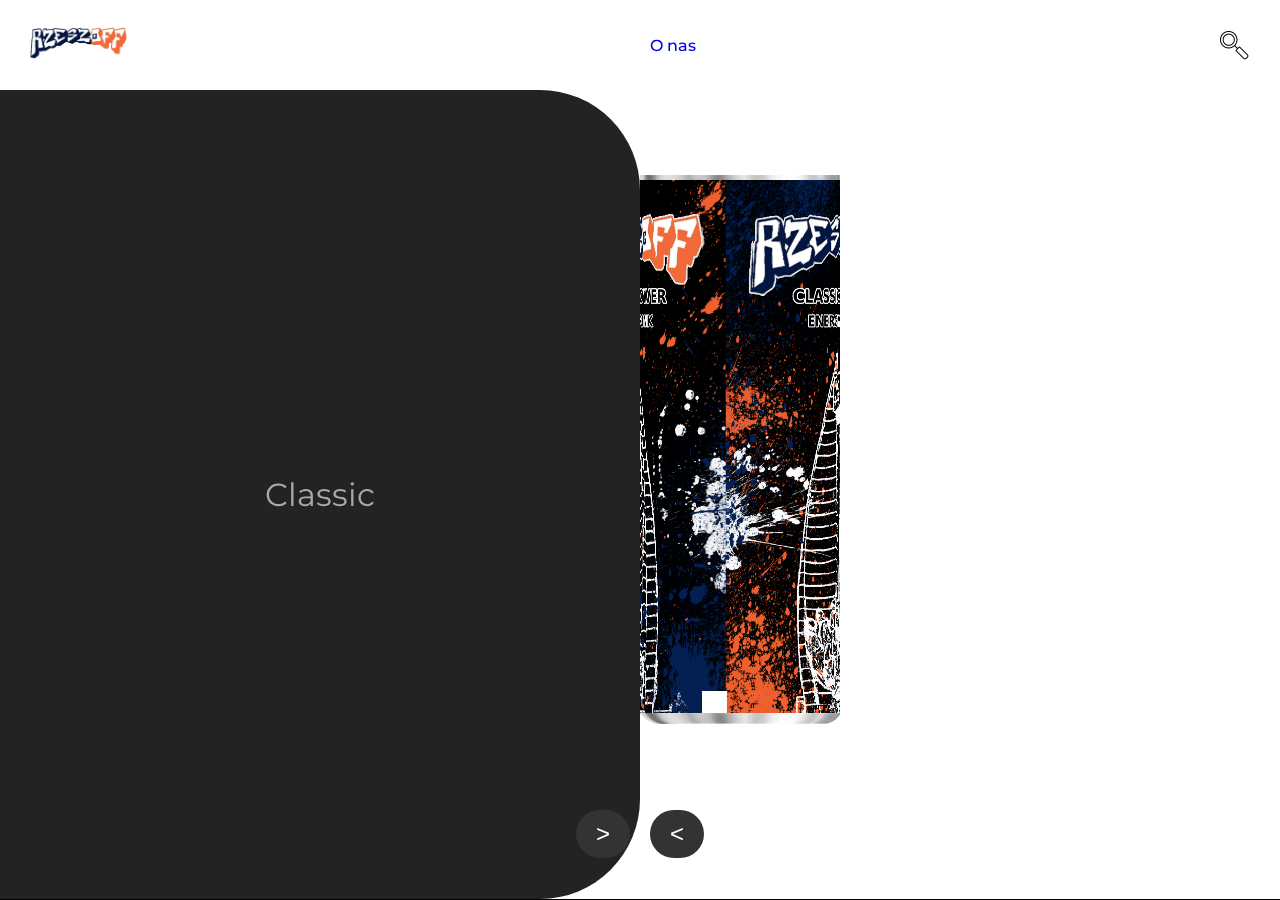
<file: index.html>
<!DOCTYPE html>
<html lang="en">
<head>
    <meta charset="UTF-8">
    <meta name="viewport" content="width=device-width, initial-scale=1.0">
    <link rel="stylesheet" type="text/css" href="style.css">
    <link rel="preconnect" href="https://fonts.googleapis.com">
    <link rel="preconnect" href="https://fonts.gstatic.com" crossorigin>
    <link href="https://fonts.googleapis.com/css2?family=Montserrat:ital,wght@0,100..900;1,100..900&display=swap" rel="stylesheet">
    <title>Rzeszoff</title>
</head>
<body onload="changeColor(0)">
    <header class="montserrat-main-text">
    <a href="rzeszoff/"><img src="imgs/logo.png" draggable="false"></a>
    <a href="rzeszoff/about_us.html" class="nav-flex-end">O nas</a>
    <img draggable="false" src="imgs/search.png">
    </header>
    <main>
        <div class="can-view">
            <div class="left montserrat-regular-text">
                <p>
                    
                </p>
            </div>
            <div class="right montserrat-regular-text">
                <p class="primary"></p>
            </div>
        </div>
        <div class="buttons">
            <button onclick="rightButton()" class="anim-btn-right">></button>
            <button onclick="leftButton()" class="anim-btn-left"><</button>
        </div>
        <div class="can-wrapper">
            <div class="top"></div>
                <div class="can">
                    <div class="side" style="--i:0"></div>
                    <div class="side" style="--i:1"></div>
                    <div class="side" style="--i:2"></div>
                    <div class="side" style="--i:3"></div>
                    <div class="side" style="--i:4"></div>
                    <div class="side" style="--i:5"></div>
                    <div class="side" style="--i:6"></div>
                    <div class="side" style="--i:7"></div>
                    <div class="side" style="--i:8"></div>
                    <div class="side" style="--i:9"></div>
                    <div class="side" style="--i:10"></div>
                    <div class="side" style="--i:11"></div>
                    <div class="side" style="--i:12"></div>
                    <div class="side" style="--i:13"></div>
                    <div class="side" style="--i:14"></div>
                    <div class="side" style="--i:15"></div>
                    <div class="side" style="--i:16"></div>
                    <div class="side" style="--i:17"></div>
                    <div class="side" style="--i:18"></div>
                    <div class="side" style="--i:19"></div>
                    <div class="side" style="--i:20"></div>
                    <div class="side" style="--i:21"></div>
                    <div class="side" style="--i:22"></div>
                    <div class="side" style="--i:23"></div>
                </div>
            <div class="bottom"></div>
        </div>
    </main>
    <footer>

    </footer>
    <script src="main.js"></script>
</body>
</html>
</file>
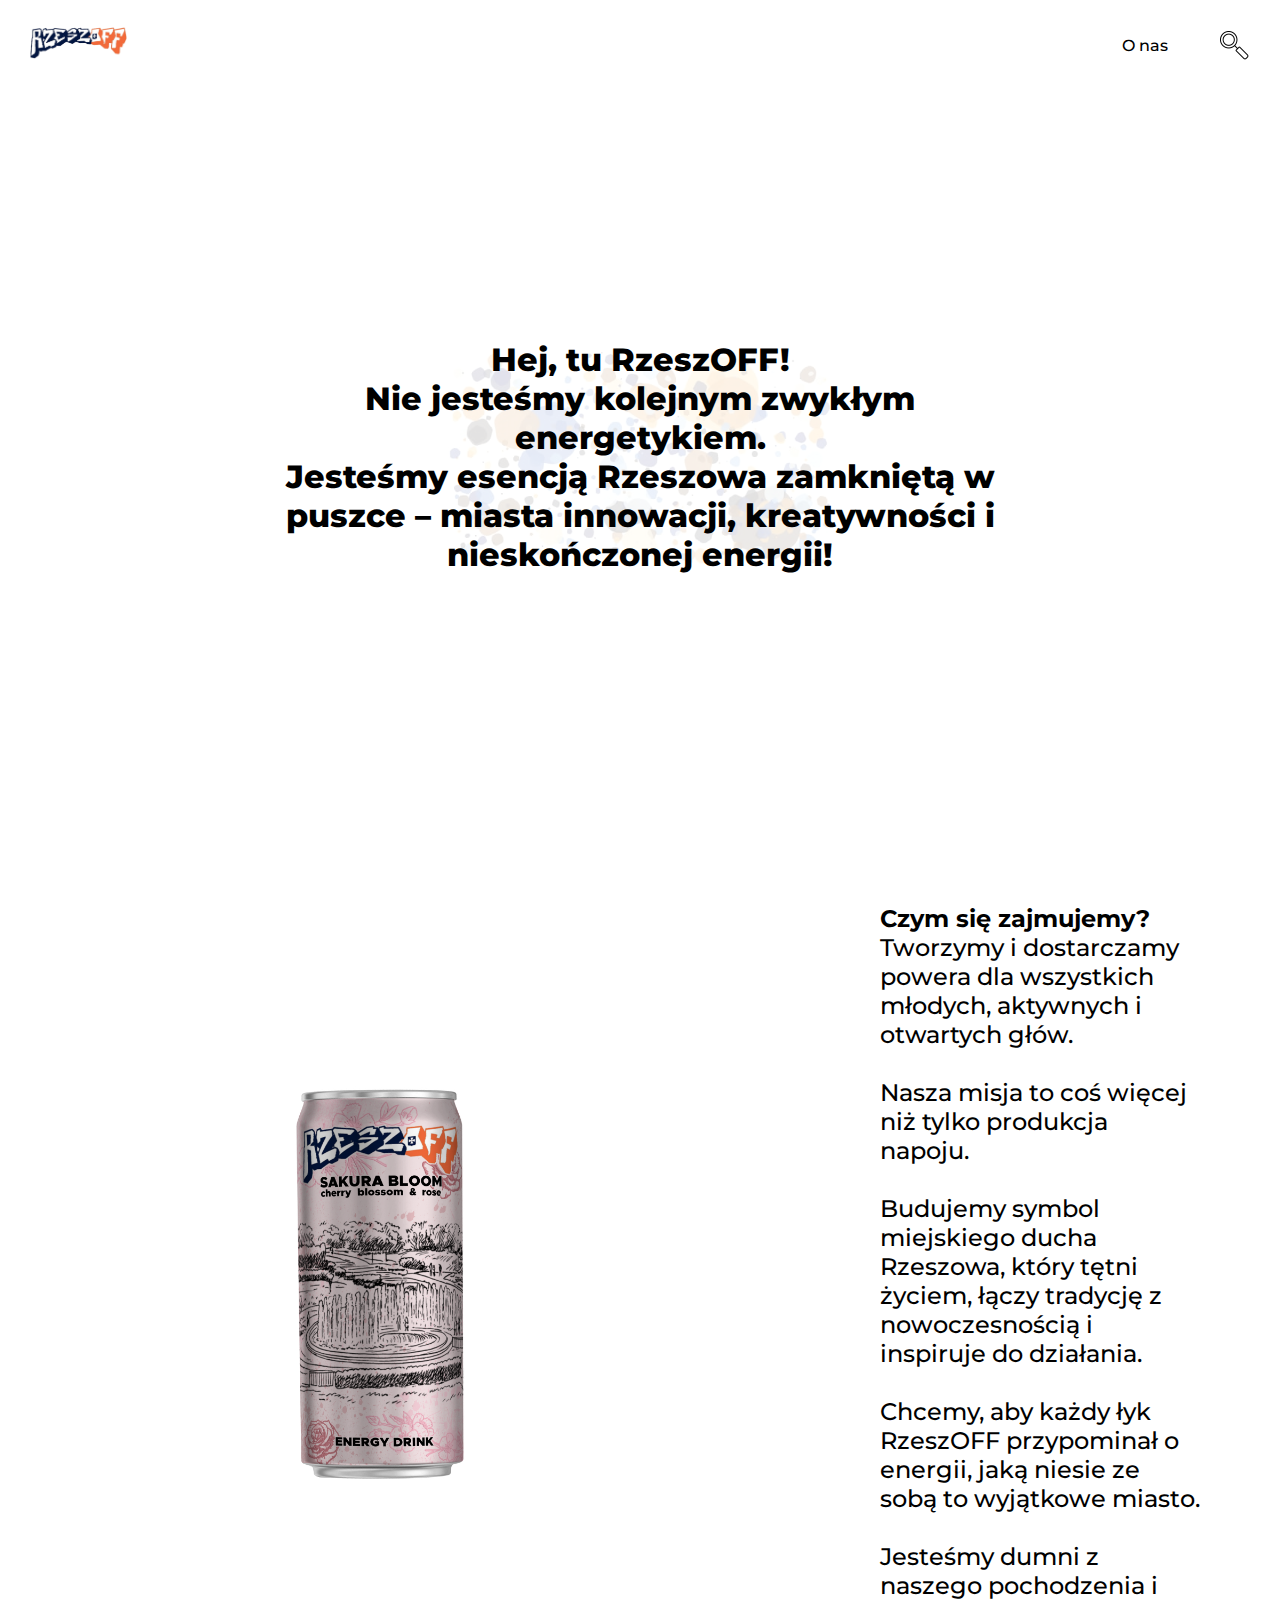
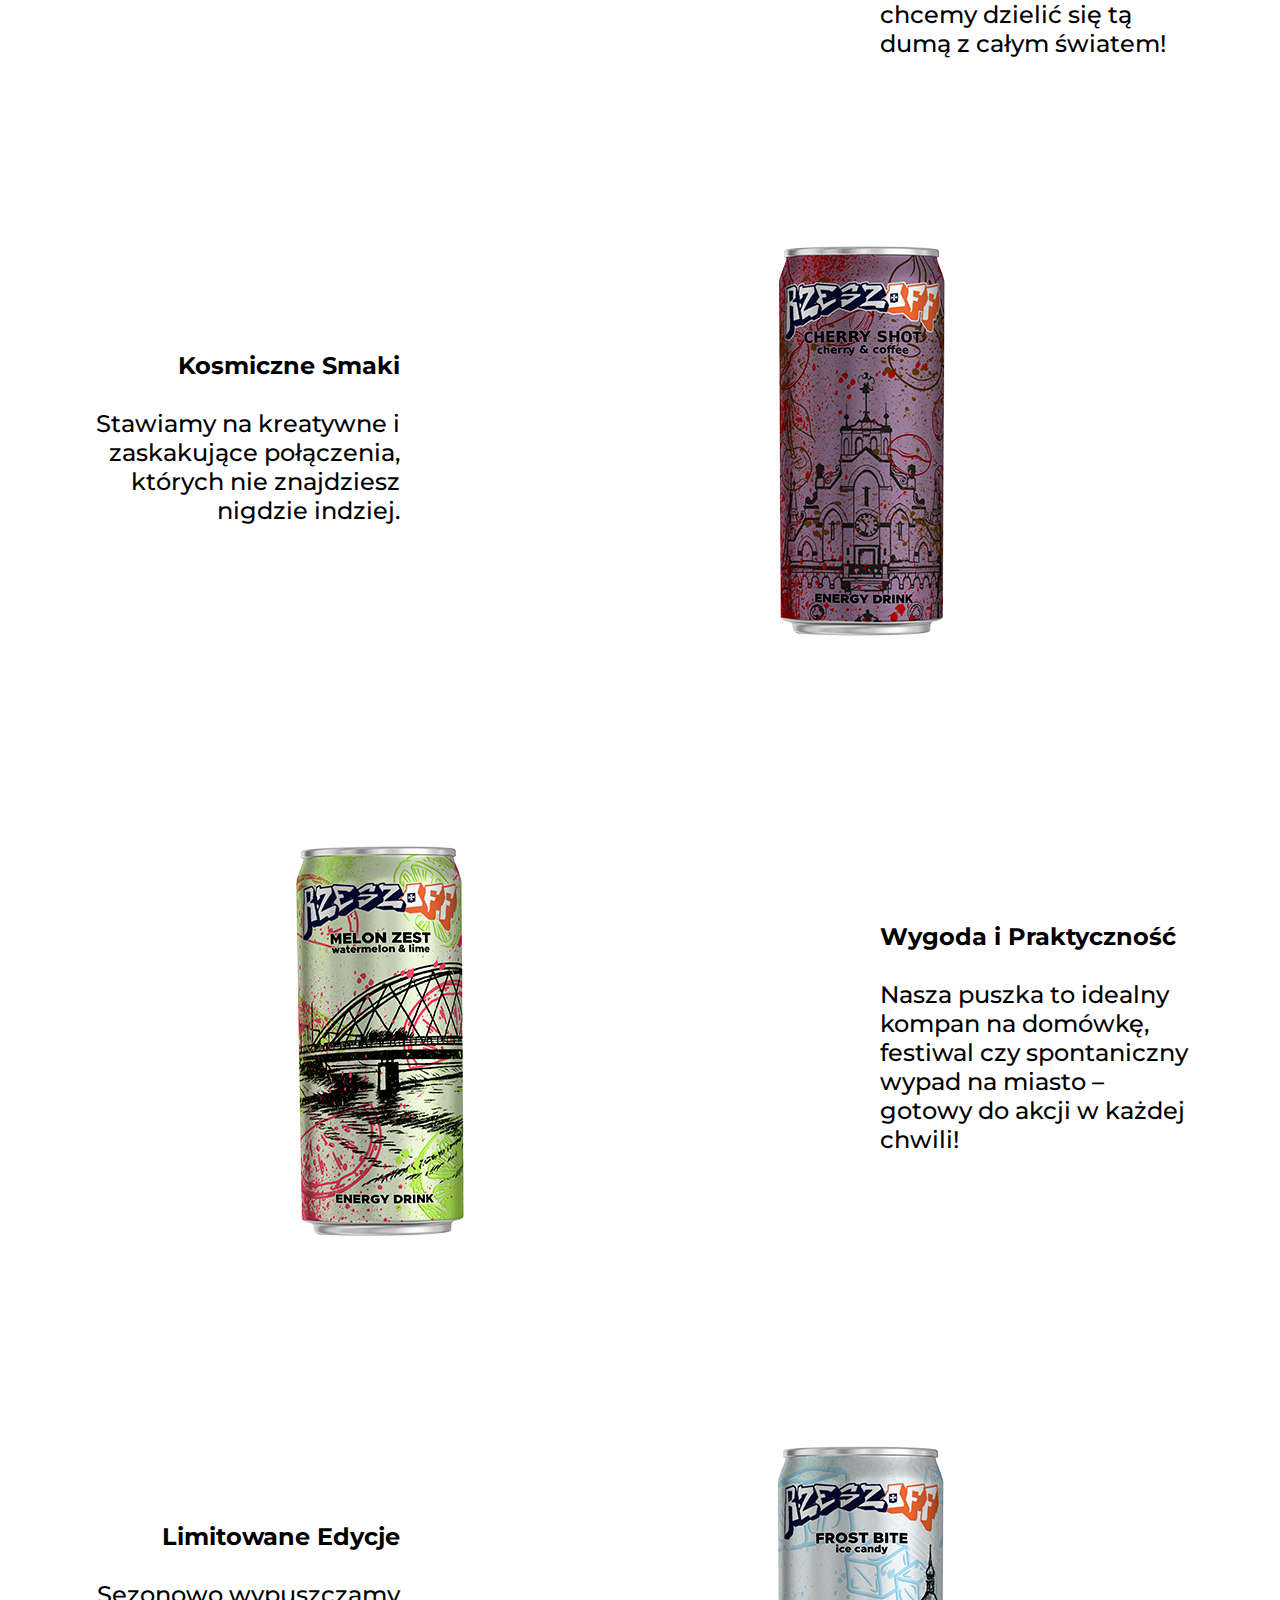
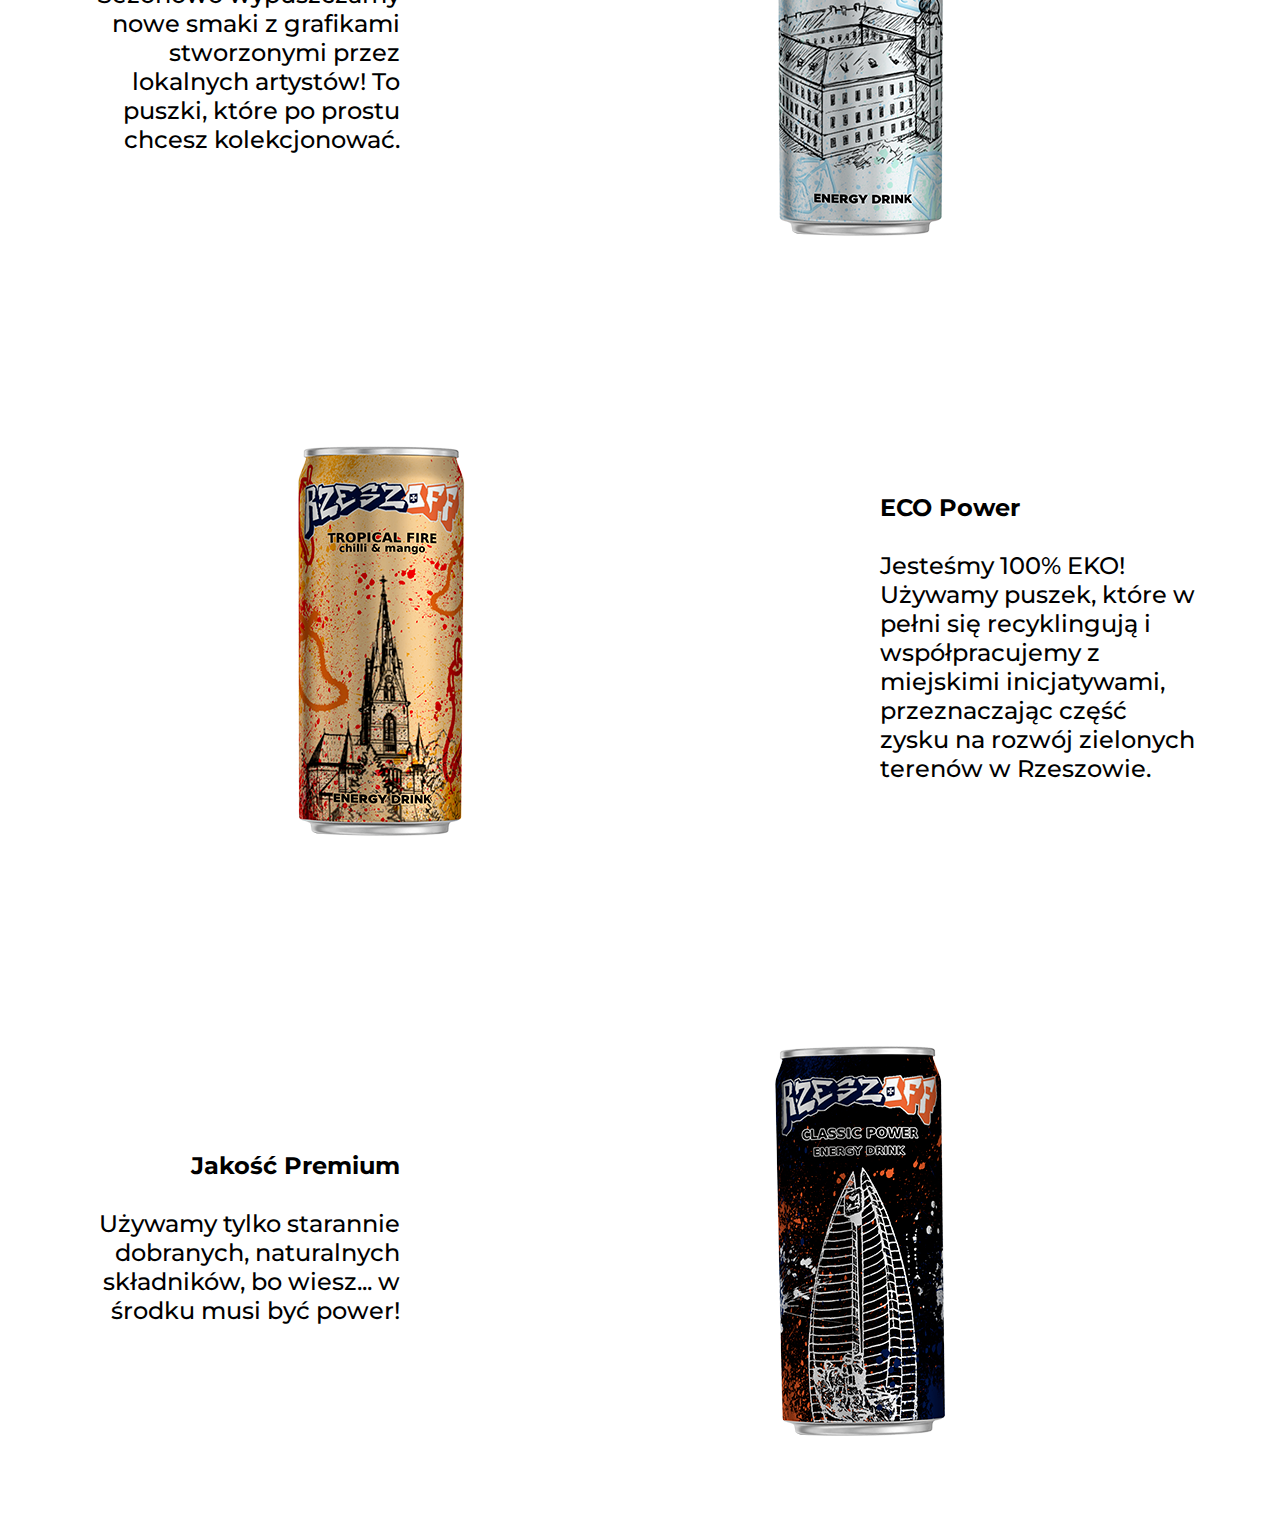
<file: about_us.html>
<!DOCTYPE html>
<html lang="en">
<head>
    <meta charset="UTF-8">
    <meta name="viewport" content="width=device-width, initial-scale=1.0">
    <link rel="stylesheet" type="text/css" href="style_too.css">
    <link rel="preconnect" href="https://fonts.googleapis.com">
    <link rel="preconnect" href="https://fonts.gstatic.com" crossorigin>
    <link href="https://fonts.googleapis.com/css2?family=Montserrat:ital,wght@0,100..900;1,100..900&display=swap" rel="stylesheet">
    <title>O nas</title>
</head>
<body>
    <header class="montserrat-main-text">
    <a href="https://helixore.github.io/rzeszoff/"><img src="imgs/logo.png" draggable="false"></a>
    <a href="https://helixore.github.io/rzeszoff/about_us.html" class="nav-flex-end">O nas</a>
    <img draggable="false" src="imgs/search.png">
    </header>
    <main class="main-class montserrat-main-text">
     
        <p class="fst montserrat-bold-text">Hej, tu RzeszOFF! <br> Nie jesteśmy kolejnym zwykłym energetykiem. <br> Jesteśmy esencją Rzeszowa zamkniętą w puszce – miasta innowacji, kreatywności i nieskończonej energii! </p>
        
        <div class="flex-left">
            <img src="imgs/cans/soda can mockup sakura.png">
            
            <p><b> Czym się zajmujemy? </b> <br>
            Tworzymy i dostarczamy powera dla wszystkich młodych, aktywnych i otwartych głów. <br><br> Nasza misja to coś więcej niż tylko produkcja napoju. <br><br> Budujemy symbol miejskiego ducha Rzeszowa, który tętni życiem, łączy tradycję z nowoczesnością i inspiruje do działania. <br><br>
            Chcemy, aby każdy łyk RzeszOFF przypominał o energii, jaką niesie ze sobą to wyjątkowe miasto. <br><br> Jesteśmy dumni z naszego pochodzenia i chcemy dzielić się tą dumą z całym światem! </p>            
        </div>
        <div class="flex-right">
                <p> <b>Kosmiczne Smaki</b> <br><br> Stawiamy na kreatywne i zaskakujące połączenia, których nie znajdziesz nigdzie indziej. </p>
                <img src="imgs/cans/soda can mockup cherry.png">
        </div>
        <div class="flex-left">
        <img src="imgs/cans/soda can mockup xest.png">
        <p> <b>Wygoda i Praktyczność</b> <br><br> Nasza puszka to idealny kompan na domówkę, festiwal czy spontaniczny wypad na miasto – gotowy do akcji w każdej chwili! </p>
    </div>
    <div class="flex-right">
<p> <b>Limitowane Edycje</b> <br><br> Sezonowo wypuszczamy nowe smaki z grafikami stworzonymi przez lokalnych artystów! To puszki, które po prostu chcesz kolekcjonować. </p>
<img src="imgs/cans/soda can mockup frost.png">
</div>
<div class="flex-left">
    <img src="imgs/cans/soda can mockup tropic.png">
<p><b>ECO Power</b> <br> <br> Jesteśmy 100% EKO! Używamy puszek, które w pełni się recyklingują i współpracujemy z miejskimi inicjatywami, przeznaczając część zysku na rozwój zielonych terenów w Rzeszowie. </p>
</div>
<div class="flex-right">
    <p><b>Jakość Premium</b> <br> <br> Używamy tylko starannie dobranych, naturalnych składników, bo wiesz... w środku musi być power! </p>
    <img src="imgs/cans/soda_can_mockup_class.png">
</div>
    </main>
    <footer>

    </footer>

</body>
</html>
</file>
<file: style.css>
:root { --win-w: 200px; --win-h: 250px; }

* {
    margin: 0;
    padding: 0;
    box-sizing: border-box;
    text-decoration: none;
    list-style-type: none;

}
.montserrat-bold-text {
  font-family: "Montserrat", sans-serif;
  font-optical-sizing: auto;
  font-weight: 800;
  font-style: normal;
}

.montserrat-main-text {
  font-family: "Montserrat", sans-serif;
  font-optical-sizing: auto;
  font-weight: 500;
  font-style: normal;
}

.montserrat-regular-text {
  font-family: "Montserrat", sans-serif;
  font-optical-sizing: auto;
  font-weight: 400;
  font-style: normal;
}

.montserrat-thin-text {
  font-family: "Montserrat", sans-serif;
  font-optical-sizing: auto;
  font-weight: 100;
  font-style: normal;
}

.unselectable {
    /* For Opera and <= IE9, we need to add unselectable="on" attribute onto each element */
    /* Check this site for more details: http://help.dottoro.com/lhwdpnva.php */
    -moz-user-select: none; /* These user-select properties are inheritable, used to prevent text selection */
    -webkit-user-select: none;
    -ms-user-select: none; /* From IE10 only */
    user-select: none; /* Not valid CSS yet, as of July 2012 */

    -webkit-user-drag: none; /* Prevents dragging of images/divs etc */
    /*user-drag: none;*/
}

body {
    width: 100%;
    height: 100vh;
    overflow-x: hidden;
}
body header {
    height: 10vh;
    padding: 30px 30px;
    display: flex;
    align-items: center;
    justify-content: space-between;
}
body header img {
    height:32px;
}

body header nav {
    background-color: #cccccc;
    padding: 20px;
    border-radius: 15px;
}
body header nav ul li{
    background-color: #eeeeee;
    display: inline;
    margin: 0px;
    padding: 7px 7px;
    border-radius: 5px;
}

body main{
    overflow: hidden;
}

.can-view {
    width: 100%;
    height: 90vh;
    border-bottom: 1px solid black;
    display:flex;
}
.left {
    display: flex;
    width: 50%;
    height: 100%;
    background-color: red;
    color: darkgray;
    font-size: 2rem;
    padding: 15px;
    text-align: center;
    justify-content: center;
    align-items: center;
    transition: background-color 0.25s ease 0s;
    border-top-right-radius: 100px;
    border-bottom-right-radius: 100px;
    mix-blend-mode: difference;
}
.left p {
    transition: opacity 0.25s ease 0.0s;
}
.right{
    display: flex;
    width:50%;
    height: 100%;
    background-color: white;
    color: #000;
    font-size: 2rem;
    padding: 15px 15px 15px 150px;
    text-align: center;
    justify-content: center;
    align-items: center;
}

.right p {
    transition: opacity 0.125s ease 0.0s;
}
.primary {
    position: absolute;
}
.secondary {
    position: absolute;
}


.buttons {
    position: absolute;
    bottom: 2%;
    left: 50%;
    transform: translate(-50%, -50%);
    display: flex;
    gap: 20px;
}
.buttons button {
    padding: 10px 20px;
    font-size: 1.5rem;
    border: none;
    border-radius: 40px;
    background-color: #333333;
    color: #ffffff;
    cursor: pointer;
    transition: background-color 0.25s ease 0s;
}
body main {
    width: 100%;
    overflow: hidden;
}

.can-wrapper{ /* can move container */
    position: absolute;
    height: 550px;
    width: 200px;
    margin: 0px;
    padding: 0px;
    animation: roll-in 2s ease-out forwards;
    z-index: 2;
    top: 50%;
    left: 50%;
    transform: translate(-50%, -50%);
}

.can-wrapper .top {
    position: relative;
    width: 200px;
    height: 5px;
    background-image: url("imgs/soda_can_mockup_cherry_0001_top_of_can.png");
    background-size:cover;
    left: 100px;
    top: 0px;
}

.can-wrapper .bottom {
    position: relative;
    width: 200px;
    height: 11px;
    background-image: url("imgs/soda_can_mockup_cherry_0000_bottom_of_can.png");
    background-size:cover;
    left: 100px;
    top: 0px;
}

.can { /* can spin container */
    position: relative;
    width: 200px;          /* fizyczna szerokość puszki na stronie */
    height: 533px;         /* zachowane proporcje 1080x1920 */
    transform-style: preserve-3d;
    animation: spin-in 2s ease-out forwards;
    margin: 0px;
    padding: 0px;
    top: 0px;
    left: 100px;
}

/* 12 paneli = 1080/12 = 90px tekstury na panel */
.can .side {
    margin: 0px;
    backface-visibility: hidden;
    position: absolute;
    width: calc(300px / 12 + 1.6px); /* 25px każdy panel w renderze (skalowane proporcjonalnie) */
    height: 533px;

    background-image: url("imgs/black.png");
    background-repeat: repeat-x;
    background-size: 300px 533px;
    background-position-x: calc(var(--i) * -25px);

    transform-style: preserve-3d;
    transform-origin: center;
    /* cylinder */
    transform:
        rotateY(calc(var(--i) * 15deg))
        translateZ(100px);
    top: 0;
    left: 86.5px; /* centrowanie paneli */
}




.spin-in {
    animation: spin-in 2s ease-out forwards;
}
.spin-in-right {
    animation: spin-back-right 2s ease-out forwards;
}

.spin-out {
    animation: spin-out 1s ease-out forwards;
}
.spin-back {
    animation: spin-back 2s ease-out forwards;
}

.roll-in {
    animation: roll-in 2s ease-out forwards;
}

.roll-in-right{
    animation: roll-in-right 2s ease-out forwards;
}

.roll-out {
    animation: roll-out 1s ease-out forwards;
}

.roll-back {
    animation: roll-back 2s ease-out forwards;
}

@keyframes spin-in {
    from { 
        transform: rotateY(0deg); 
    }
    to   { 
        transform: rotateY(-440deg); 
    }
}
@keyframes spin-out {
    from { 
        transform: rotateY(-440deg); 
    }
    to   { 
        transform: rotateY(-800deg); 
    }
}
@keyframes spin-back {
    from { 
        transform: rotateY(-440deg); 
    }
    to   { 
        transform: rotateY(-80deg); 
    }
}

@keyframes spin-back-right {
    from { 
        transform: rotateY(-440deg); 
    }
    to   { 
        transform: rotateY(-80deg); 
    }
}
@keyframes roll-in {
    0%{
        left: 120%;
    }
    100%{
        left: calc(50% - 100px);
    }
}
@keyframes roll-in-right {
    0%{
        left: -20%;
    }
    100%{
        left: calc(50% - 100px);
    }
}
@keyframes roll-out {
    0%{
        left: 120%;
    }
    1%{
        left: calc(50% - 100px);
    }
    100%{
        left: -20%;
    }
}
@keyframes roll-back {
    0%{
        left: calc(50% - 100px);
    }
    100%{
        left: 120%;
    }
}
</file>
<file: style_too.css>
* {
    margin: 0;
    padding: 0;
    box-sizing: border-box;
    text-decoration: none;
    list-style-type: none;

}
.montserrat-bold-text {
  font-family: "Montserrat", sans-serif;
  font-optical-sizing: auto;
  font-weight: 800;
  font-style: normal;
}

.montserrat-main-text {
  font-family: "Montserrat", sans-serif;
  font-optical-sizing: auto;
  font-weight: 500;
  font-style: normal;
}

.montserrat-regular-text {
  font-family: "Montserrat", sans-serif;
  font-optical-sizing: auto;
  font-weight: 400;
  font-style: normal;
}

.montserrat-thin-text {
  font-family: "Montserrat", sans-serif;
  font-optical-sizing: auto;
  font-weight: 100;
  font-style: normal;
}

.unselectable {
    /* For Opera and <= IE9, we need to add unselectable="on" attribute onto each element */
    /* Check this site for more details: http://help.dottoro.com/lhwdpnva.php */
    -moz-user-select: none; /* These user-select properties are inheritable, used to prevent text selection */
    -webkit-user-select: none;
    -ms-user-select: none; /* From IE10 only */
    user-select: none; /* Not valid CSS yet, as of July 2012 */

    -webkit-user-drag: none; /* Prevents dragging of images/divs etc */
    /*user-drag: none;*/
}

body {
    width: 100%;
    height: 400vh;
    overflow-x: hidden;
}
body header {
    height: 10vh;
    padding: 30px 30px;
    display: flex;
    align-items: center;
    justify-content: space-between;
}
body header img {
    height:32px;
}

body header nav {
    background-color: #cccccc;
    padding: 20px;
    border-radius: 15px;
}
body header nav ul li{
    background-color: #eeeeee;
    display: inline;
    margin: 0px;
    padding: 7px 7px;
    border-radius: 5px;
}
.nav-flex-end {
    margin-left: auto;
    margin-right: 50px;
    color: #000;
}

body main{
    overflow: hidden;
    text-align: center;
    width: 100%;
}

.fst {
    background-image: url("imgs/background.jpg");
    background-size: 30%;
    background-repeat: no-repeat;
    background-position: center;
    background-color: rgba(255,255,255,0.88);
    background-blend-mode: lighten;
    font-size: 2rem;
    padding:250px;
}
.pucha-img{
    width:100%;
    image-rendering: auto;
}

.flex-left{
    display: flex;
    align-items: center;
    justify-content: space-around;
}
.flex-left img{
    height: 600px;
}

.flex-left p{
    text-align: left;
    font-size: 1.5rem;
    text-wrap: balance;
    padding: 80px;
}

.flex-right{
    display: flex;
    align-items: center;
    justify-content: space-around;
}

.flex-right img{
    height: 600px;
}

.flex-right p{
    text-align: right;
    font-size: 1.5rem;
    text-wrap: balance;
    padding: 80px;
}
</file>
